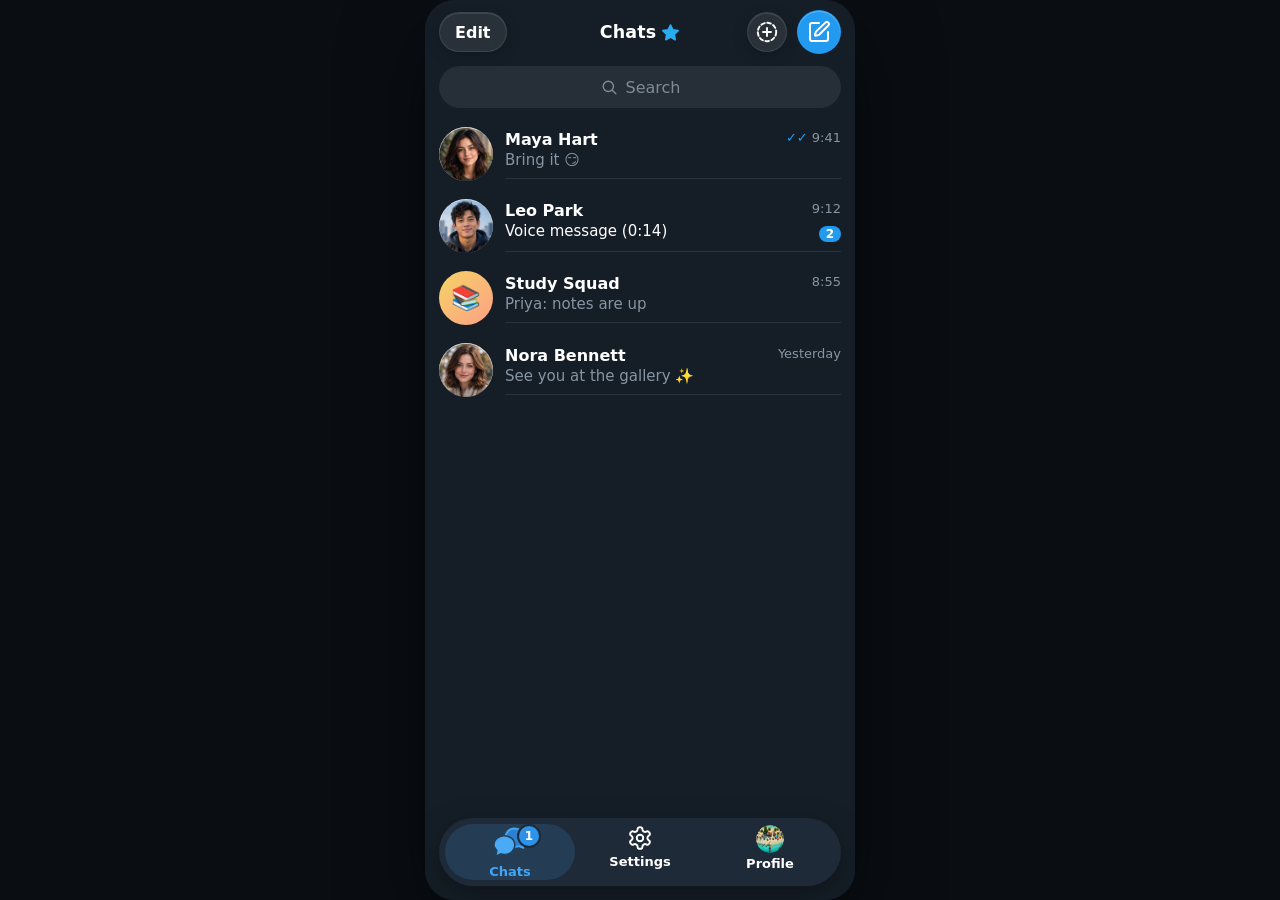
<file: index.html>
<!doctype html>
<html lang="en">
  <head>
    <meta charset="utf-8" />
    <meta name="viewport" content="width=device-width, initial-scale=1, viewport-fit=cover" />
    <meta name="color-scheme" content="light dark" />
    <meta name="theme-color" id="tc" content="#ffffff" />
    <title>Telegram Together — Concept</title>
    <link rel="stylesheet" href="css/styles.css" />
  </head>
  <body>
    <div id="app">
      <div id="ntf"></div>
      <div class="pg t" id="home">
        <div class="top hd">
          <button class="cbtn" id="thm" aria-label="Theme" hidden></button
          ><button class="hb hedit" id="edt">Edit</button
          ><span class="hti"
            >Chats<svg class="hst" width="19" height="19" viewBox="0 0 24 24" aria-hidden="true">
              <path
                d="M12 2.6l2.9 6.1 6.7.9-4.9 4.7 1.2 6.7L12 17.7l-5.9 3.3 1.2-6.7-4.9-4.7 6.7-.9z"
                fill="#2aabee"
                stroke="#2aabee"
                stroke-width="2.2"
                stroke-linejoin="round"
              /></svg></span
          ><span class="hrt"
            ><button class="hb hcirc" id="sty" aria-label="Add story">
              <svg
                width="24"
                height="24"
                viewBox="0 0 24 24"
                fill="none"
                stroke="currentColor"
                stroke-width="1.9"
                stroke-linecap="round"
                aria-hidden="true"
              >
                <circle cx="12" cy="12" r="9.2" stroke-dasharray="3.6 2.6" />
                <path d="M12 8v8M8 12h8" />
              </svg></button
            ><button class="hb hcirc hnew" aria-label="New message">
              <svg
                width="24"
                height="24"
                viewBox="0 0 24 24"
                fill="none"
                stroke="currentColor"
                stroke-width="2"
                stroke-linecap="round"
                stroke-linejoin="round"
                aria-hidden="true"
              >
                <path d="M12 3H5a2 2 0 0 0-2 2v14a2 2 0 0 0 2 2h14a2 2 0 0 0 2-2v-7" />
                <path
                  d="M18.4 2.6a1.9 1.9 0 0 1 2.9 2.9l-9 9a2 2 0 0 1-.9.5l-2.9.8a.5.5 0 0 1-.6-.6l.8-2.9a2 2 0 0 1 .5-.9z"
                />
              </svg></button
          ></span>
        </div>
        <div class="srch">
          <svg
            width="19"
            height="19"
            viewBox="0 0 24 24"
            fill="none"
            stroke="currentColor"
            stroke-width="1.8"
            stroke-linecap="round"
            aria-hidden="true"
          >
            <circle cx="10.5" cy="10.5" r="6.5" />
            <path d="m20 20-4.2-4.2" /></svg
          >Search
        </div>
        <div id="list"></div>
      </div>
      <div class="pg t" id="settings" hidden>
        <div class="top">
          <span style="width: 60px"></span><span>Settings</span><span style="width: 60px"></span>
        </div>
        <div class="body2">
          <div class="card2">
            <div class="lbl">Appearance</div>
            <div class="seg" id="seg">
              <button data-v="system" class="on">System</button><button data-v="light">Light</button
              ><button data-v="dark">Dark</button>
            </div>
          </div>
          <div class="card2">
            <div class="rw">
              <div>Activity invitations<small>Show the friend's notification banner</small></div>
              <button class="sw on" id="swn" aria-label="Invitations"></button>
            </div>
          </div>
          <div class="card2">
            <div class="rw">
              <div>Reset XP and stats<small>Start fresh for a new demo</small></div>
              <button class="pill" id="rst">Reset</button>
            </div>
          </div>
          <div class="card2 note">
            <b>About this prototype</b><br />Telegram Together is an unofficial concept. Maya, Leo and Nora
            are fictional, opponents are simulated, and nothing here is connected to Telegram.
          </div>
        </div>
      </div>
      <div class="pg t" id="profile" hidden>
        <div class="ptop">
          <button class="ib" aria-label="QR code">
            <svg
              width="24"
              height="24"
              viewBox="0 0 24 24"
              fill="none"
              stroke="currentColor"
              stroke-width="2"
              stroke-linecap="round"
              stroke-linejoin="round"
            >
              <rect x="3" y="3" width="7" height="7" rx="1.5" />
              <rect x="14" y="3" width="7" height="7" rx="1.5" />
              <rect x="3" y="14" width="7" height="7" rx="1.5" />
              <path d="M14 14h3v3h-3zM19 14h2M14 19h2M19 19h2v2" />
            </svg></button
          ><button class="ib" aria-label="More">
            <svg
              width="22"
              height="22"
              viewBox="0 0 24 24"
              fill="currentColor"
              stroke="currentColor"
              stroke-width="2"
              stroke-linecap="round"
              stroke-linejoin="round"
            >
              <circle cx="12" cy="5" r="1.6" />
              <circle cx="12" cy="12" r="1.6" />
              <circle cx="12" cy="19" r="1.6" />
            </svg>
          </button>
        </div>
        <div class="pbody">
          <div id="pav" hidden></div>
          <img class="pavt" src="assets/avatars/me.jpg" alt="Profile photo" />
          <div class="pname">🌊</div>
          <div class="pstat"><span class="pbx">2</span><span>online</span></div>
          <div class="card2 pc">
            <div><b>🌊🐾🕳️</b><small>Bio</small></div>
            <div><b>@headsea</b><small>Username</small></div>
          </div>
          <div class="ptabs">
            <button class="on">Posts</button><button>Archived Posts</button><button>Gifts</button>
          </div>
          <div class="pempty">
            <h3>No posts yet…</h3>
            <p>Publish photos and videos to display on your profile page</p>
          </div>
        </div>
        <button class="addp">
          <svg
            width="26"
            height="26"
            viewBox="0 0 24 24"
            fill="none"
            stroke="currentColor"
            stroke-width="2"
            stroke-linecap="round"
            stroke-linejoin="round"
          >
            <path d="M4 8h3l1.5-2h7L17 8h3a1 1 0 0 1 1 1v9a1 1 0 0 1-1 1H4a1 1 0 0 1-1-1V9a1 1 0 0 1 1-1z" />
            <circle cx="12" cy="13" r="3.5" /></svg
          >Add a post
        </button>
      </div>
      <nav id="tabs">
        <button data-t="home" class="on">
          <svg width="30" height="30" viewBox="0 0 32 32" aria-hidden="true" class="nbub">
            <path
              d="M20 3.2c5 0 8.800 3.300 8.800 7.900 0 1.900-.7 3.600-1.800 5l.9 4.200-3.900-1.500c-1 .3-2.100.5-3.200.5-5 0-8.800-3.400-8.800-8S15 3.200 20 3.200z"
              fill="#2d7fd1"
            />
            <path
              d="M11 9.5c5.3 0 9.3 3.6 9.3 8.3S16.3 26.100 11 26.100c-1.200 0-2.300-.2-3.300-.5l-4.400 2 1.100-4.800C2.900 21.200 1.700 19.600 1.700 17.800 1.700 13.100 5.700 9.500 11 9.500z"
              fill="#4aaaf6"
              stroke="#244058"
              stroke-width="1.3"
            /></svg
          ><span class="bdg">1</span>Chats</button
        ><button data-t="settings">
          <svg
            width="28"
            height="28"
            viewBox="0 0 24 24"
            fill="none"
            stroke="currentColor"
            stroke-width="1.9"
            stroke-linecap="round"
            stroke-linejoin="round"
            aria-hidden="true"
          >
            <path
              d="M12.22 2h-.44a2 2 0 0 0-2 2v.18a2 2 0 0 1-1 1.73l-.43.25a2 2 0 0 1-2 0l-.15-.08a2 2 0 0 0-2.73.73l-.22.38a2 2 0 0 0 .73 2.73l.15.1a2 2 0 0 1 1 1.72v.51a2 2 0 0 1-1 1.74l-.15.09a2 2 0 0 0-.73 2.73l.22.38a2 2 0 0 0 2.73.73l.15-.08a2 2 0 0 1 2 0l.43.25a2 2 0 0 1 1 1.73V20a2 2 0 0 0 2 2h.44a2 2 0 0 0 2-2v-.18a2 2 0 0 1 1-1.73l.43-.25a2 2 0 0 1 2 0l.15.08a2 2 0 0 0 2.73-.73l.22-.39a2 2 0 0 0-.73-2.73l-.15-.08a2 2 0 0 1-1-1.74v-.5a2 2 0 0 1 1-1.74l.15-.09a2 2 0 0 0 .73-2.73l-.22-.38a2 2 0 0 0-2.73-.73l-.15.08a2 2 0 0 1-2 0l-.43-.25a2 2 0 0 1-1-1.73V4a2 2 0 0 0-2-2z"
            />
            <circle cx="12" cy="12" r="3" /></svg
          >Settings</button
        ><button data-t="profile"><img class="tav" src="assets/avatars/me.jpg" alt="" />Profile</button>
      </nav>
      <div class="pg" id="chat" hidden>
        <header>
          <button class="bk" id="back" aria-label="Back">
            <svg
              width="24"
              height="24"
              viewBox="0 0 24 24"
              fill="none"
              stroke="currentColor"
              stroke-width="2"
              stroke-linecap="round"
              stroke-linejoin="round"
              stroke-width="2.4"
            >
              <path d="M15 5l-7 7 7 7" />
            </svg>
          </button>
          <div class="hc">
            <div class="av" id="hav"></div>
            <div class="hn">Maya Hart<small id="stt">online</small></div>
          </div>
          <div class="hr">
            <button class="ib" aria-label="Call">
              <svg
                width="22"
                height="22"
                viewBox="0 0 24 24"
                fill="none"
                stroke="currentColor"
                stroke-width="2"
                stroke-linecap="round"
                stroke-linejoin="round"
              >
                <path
                  d="M5 4h4l2 5-2.5 1.5a11 11 0 0 0 5 5L15 13l5 2v4a2 2 0 0 1-2 2A16 16 0 0 1 3 6a2 2 0 0 1 2-2z"
                />
              </svg></button
            ><button class="ib" aria-label="More">
              <svg
                width="22"
                height="22"
                viewBox="0 0 24 24"
                fill="currentColor"
                stroke="currentColor"
                stroke-width="2"
                stroke-linecap="round"
                stroke-linejoin="round"
              >
                <circle cx="12" cy="5" r="1.6" />
                <circle cx="12" cy="12" r="1.6" />
                <circle cx="12" cy="19" r="1.6" />
              </svg>
            </button>
          </div>
        </header>
        <div id="dock" hidden></div>
        <div id="msgs"></div>
        <div class="bar">
          <div class="pillin">
            <svg
              width="26"
              height="26"
              viewBox="0 0 24 24"
              fill="none"
              stroke="currentColor"
              stroke-width="2"
              stroke-linecap="round"
              stroke-linejoin="round"
            >
              <circle cx="12" cy="12" r="9" />
              <path d="M8.5 14.5c1 1.5 2.2 2.2 3.5 2.2s2.5-.7 3.5-2.2M9 9.5h.01M15 9.5h.01" /></svg
            ><input id="in" placeholder="Message" enterkeyhint="send" /><button
              class="ib tg"
              id="tog"
              aria-label="Together"
            >
              ✦</button
            ><button class="ib" aria-label="Gift">
              <svg
                width="24"
                height="24"
                viewBox="0 0 24 24"
                fill="none"
                stroke="currentColor"
                stroke-width="2"
                stroke-linecap="round"
                stroke-linejoin="round"
              >
                <rect x="3" y="8" width="18" height="4" rx="1" />
                <path
                  d="M5 12v8h14v-8M12 8v12M12 8C9.5 8 8 6.8 8 5.6 8 4.4 9 4 10 4c1.4 0 2 1.8 2 4zM12 8c2.5 0 4-1.2 4-2.4C16 4.4 15 4 14 4c-1.4 0-2 1.8-2 4z"
                />
              </svg></button
            ><button class="ib" aria-label="Attach">
              <svg
                width="24"
                height="24"
                viewBox="0 0 24 24"
                fill="none"
                stroke="currentColor"
                stroke-width="2"
                stroke-linecap="round"
                stroke-linejoin="round"
              >
                <path
                  d="M20 11.5l-8 8a5 5 0 0 1-7-7l8.5-8.5a3.3 3.3 0 0 1 4.7 4.7l-8.5 8.5a1.7 1.7 0 0 1-2.4-2.4l7.5-7.5"
                />
              </svg></button
            ><button class="ib" id="snd" aria-label="Send">
              <svg width="26" height="26" viewBox="0 0 24 24" class="smc">
                <rect x="9" y="2.5" width="6" height="11.5" rx="3" stroke="none" />
                <path
                  d="M5.5 11a6.5 6.5 0 0 0 13 0M12 17.5V21"
                  fill="none"
                  stroke-width="2"
                  stroke-linecap="round"
                /></svg
              ><svg
                width="24"
                height="24"
                viewBox="0 0 24 24"
                fill="currentColor"
                stroke="currentColor"
                stroke-width="2"
                stroke-linecap="round"
                stroke-linejoin="round"
                class="sar"
              >
                <path d="M4 12L20 4l-5 16-3.5-6.5z" />
              </svg>
            </button>
          </div>
        </div>
      </div>
      <div id="sh" hidden><div id="sc"></div></div>
      <script src="js/app.js"></script>
    </div>
  </body>
</html>
</file>
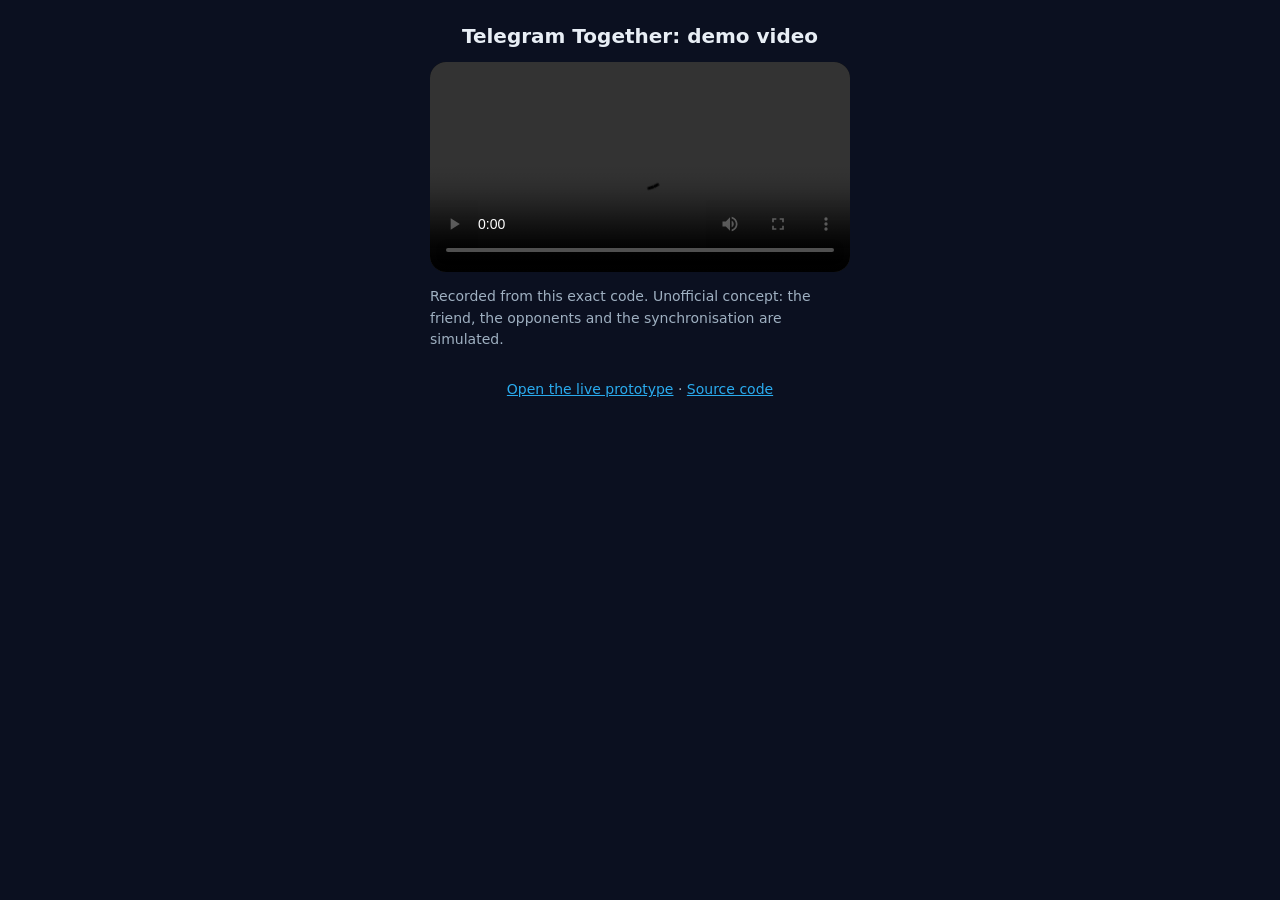
<file: demo.html>
<!DOCTYPE html>
<html lang="en">
<head>
<meta charset="utf-8">
<meta name="viewport" content="width=device-width, initial-scale=1">
<title>Telegram Together: demo video</title>
<style>
  body { margin: 0; padding: 16px; background: #0b1020; color: #e8eef5; font-family: system-ui, sans-serif; display: flex; flex-direction: column; align-items: center; }
  h1 { font-size: 20px; margin: 8px 0 14px; }
  video { width: min(100%, 420px); max-height: 82vh; border-radius: 16px; background: #000; }
  p { max-width: 420px; color: #9fb0c1; font-size: 14px; line-height: 1.55; }
  a { color: #2aabee; }
</style>
</head>
<body>
<h1>Telegram Together: demo video</h1>
<video controls playsinline preload="metadata" src="Telegram-Together-Demo.mp4">
  Your browser cannot play this video. <a href="Telegram-Together-Demo.mp4">Download it</a>.
</video>
<p>Recorded from this exact code. Unofficial concept: the friend, the opponents and the synchronisation are simulated.</p>
<p><a href="./">Open the live prototype</a> · <a href="https://github.com/h1ey/telegram-together">Source code</a></p>
</body>
</html>
</file>
<file: css/styles.css>
:root {
  --bg: #fff;
  --sf: #f1f3f5;
  --tx: #0f1419;
  --mu: #7a8794;
  --ac: #2aabee;
  --ln: #e6e9ec;
  --in: #fff;
  --out: #effdde;
  --w1: #cfe7a8;
  --w2: #7fbf95;
  --w3: #5fa8a8;
  --dk: #0e1621;
  --dk2: #17212b;
  --gr: linear-gradient(135deg, #7b61ff, #2aabee);
  box-sizing: border-box;
}
@media (prefers-color-scheme: dark) {
  :root:not([data-theme="light"]) {
    --bg: #0e1621;
    --sf: #17212b;
    --tx: #fff;
    --mu: #8b9bab;
    --ln: #233140;
    --in: #182533;
    --out: #2b5278;
    --w1: #1d3b34;
    --w2: #17303a;
    --w3: #0f2430;
  }
}
:root[data-theme="dark"] {
  --bg: #0e1621;
  --sf: #17212b;
  --tx: #fff;
  --mu: #8b9bab;
  --ln: #233140;
  --in: #182533;
  --out: #2b5278;
  --w1: #1d3b34;
  --w2: #17303a;
  --w3: #0f2430;
}
* {
  box-sizing: border-box;
  -webkit-tap-highlight-color: transparent;
}
html,
body {
  margin: 0;
  height: 100%;
  background: var(--bg);
  color: var(--tx);
  font-family:
    -apple-system,
    "SF Pro Text",
    system-ui,
    Segoe UI,
    Roboto,
    sans-serif;
  overflow: hidden;
}
button {
  font: inherit;
  color: inherit;
  cursor: pointer;
  transition: transform 0.12s;
}
button:active {
  transform: scale(0.96);
}
.pg {
  position: fixed;
  inset: 0;
  display: flex;
  flex-direction: column;
  background: var(--bg);
  padding-top: env(safe-area-inset-top, 0px);
  padding-bottom: env(safe-area-inset-bottom, 0px);
}
.pg[hidden] {
  display: none;
}
.top {
  display: flex;
  align-items: center;
  justify-content: space-between;
  padding: 8px 14px;
  font-weight: 700;
  font-size: 17px;
}
.pill {
  border: 0;
  border-radius: 18px;
  background: var(--sf);
  padding: 0 14px;
  height: 36px;
  font-size: 15px;
  font-weight: 500;
}
.cbtn {
  width: 38px;
  height: 38px;
  border-radius: 50%;
  border: 0;
  background: var(--ac);
  color: #fff;
  font-size: 18px;
}
.srch {
  margin: 4px 14px 8px;
  height: 38px;
  border-radius: 12px;
  background: var(--sf);
  display: flex;
  align-items: center;
  justify-content: center;
  color: var(--mu);
  font-size: 15px;
}
#list {
  flex: 1;
  overflow: auto;
}
.row {
  display: flex;
  gap: 12px;
  align-items: center;
  padding: 9px 14px;
  border: 0;
  background: none;
  width: 100%;
  text-align: start;
}
.row .t {
  flex: 1;
  min-width: 0;
  border-bottom: 1px solid var(--ln);
  padding-bottom: 9px;
}
.row b {
  display: flex;
  justify-content: space-between;
  font-size: 16px;
}
.row b i {
  font-style: normal;
  font-weight: 400;
  font-size: 13px;
  color: var(--mu);
}
.row p {
  margin: 2px 0 0;
  color: var(--mu);
  font-size: 15px;
  white-space: nowrap;
  overflow: hidden;
  text-overflow: ellipsis;
}
.av {
  width: 54px;
  height: 54px;
  border-radius: 50%;
  overflow: hidden;
  flex: none;
  display: grid;
  place-items: center;
  font-size: 24px;
}
.av svg {
  display: block;
  width: 100%;
  height: 100%;
}
.badge {
  background: #c4c9cc;
  color: #fff;
  border-radius: 11px;
  font-size: 12px;
  padding: 1px 7px;
  margin-top: 4px;
  display: inline-block;
}
.tabs {
  display: flex;
  border-top: 1px solid var(--ln);
  background: var(--bg);
}
.tabs div {
  flex: 1;
  text-align: center;
  padding: 7px 0;
  font-size: 11px;
  color: var(--mu);
}
.tabs div.on {
  color: var(--ac);
}
.tabs span {
  display: block;
  font-size: 20px;
}
#chat header {
  display: flex;
  align-items: center;
  gap: 10px;
  padding: 8px 12px;
  background: var(--bg);
  border-bottom: 1px solid var(--ln);
}
#chat header .av {
  width: 38px;
  height: 38px;
}
.hn {
  flex: 1;
  font-weight: 600;
  line-height: 1.2;
}
.hn small {
  display: block;
  color: var(--ac);
  font-weight: 400;
  font-size: 12px;
}
.bk {
  border: 0;
  background: none;
  color: var(--ac);
  font-size: 26px;
  width: 40px;
  height: 40px;
}
.tag {
  background: #ffe9b8;
  color: #7a5200;
  border-radius: 8px;
  padding: 2px 8px;
  font-size: 11px;
  font-weight: 700;
}
#dock {
  background: linear-gradient(180deg, var(--dk), #141d2b);
  color: #fff;
  padding: 8px 10px 12px;
  animation: dn 0.35s ease;
}
#dock[hidden] {
  display: none;
}
@keyframes dn {
  from {
    transform: translateY(-14px);
    opacity: 0;
  }
}
.dh {
  display: flex;
  align-items: center;
  gap: 8px;
  margin-bottom: 6px;
}
.dh b {
  flex: 1;
  font-size: 15px;
}
.dh button {
  width: 34px;
  height: 34px;
  border-radius: 50%;
  border: 0;
  background: #243447;
  color: #fff;
}
#dock.mini .db {
  display: none;
}
#st {
  font-size: 13px;
  color: #9fb0c1;
  text-align: center;
  margin: 2px 0 6px;
  min-height: 18px;
}
.persp {
  perspective: 800px;
  display: flex;
  justify-content: center;
}
#bd {
  width: min(88vw, 320px);
  aspect-ratio: 1;
  display: grid;
  grid-template-columns: repeat(8, 1fr);
  transform: rotateX(16deg);
  border: 6px solid #5a3d24;
  border-radius: 6px;
  box-shadow: 0 22px 28px -10px #000;
}
.sq {
  border: 0;
  padding: 0;
  display: grid;
  place-items: center;
  font-size: clamp(22px, 7vw, 32px);
  position: relative;
  line-height: 1;
  background: #e8d9b5;
}
.sq.d {
  background: #a87b52;
}
.sq.s {
  background: #f7ec6a;
}
.sq.t::after {
  content: "";
  position: absolute;
  width: 30%;
  height: 30%;
  border-radius: 50%;
  background: rgba(40, 120, 60, 0.65);
}
.pw {
  color: #fff;
  text-shadow:
    0 0 2px #000,
    1px 1px 1px #000,
    -1px -1px 1px #000;
}
.pb {
  color: #111;
  text-shadow: 0 1px 0 rgba(255, 255, 255, 0.3);
}
.xw {
  perspective: 600px;
}
#xo {
  width: min(68vw, 240px);
  aspect-ratio: 1;
  display: grid;
  grid-template-columns: repeat(3, 1fr);
  gap: 6px;
  margin: 0 auto;
  transform: rotateX(18deg);
}
#xo button {
  border: 0;
  border-radius: 12px;
  background: #243447;
  font-size: 42px;
  font-weight: 700;
  color: #5eb5f7;
}
#xo button.o {
  color: #ff6b81;
}
.bgb {
  width: min(94vw, 352px);
  margin: 0 auto;
  background: #3b2a1a;
  border: 5px solid #5a3d24;
  border-radius: 8px;
  padding: 3px;
}
.br {
  display: grid;
  grid-template-columns: repeat(6, 1fr) 0.6fr repeat(6, 1fr);
  height: 104px;
}
.br + .br {
  margin-top: 4px;
}
.pt {
  position: relative;
  display: flex;
  flex-direction: column;
  align-items: center;
  padding: 1px 0;
  border: 0;
  background: none;
  min-width: 0;
}
.pt::before {
  content: "";
  position: absolute;
  inset: 0;
  z-index: 0;
  background: #b9894f;
  clip-path: polygon(0 0, 100% 0, 50% 100%);
}
.pt.a::before {
  background: #e6d2a2;
}
.br.b .pt {
  flex-direction: column-reverse;
}
.br.b .pt::before {
  clip-path: polygon(0 100%, 100% 100%, 50% 0);
}
.pt.s::before {
  background: #f7ec6a;
}
.pt.t::before {
  background: #6fd37f;
}
.ck {
  position: relative;
  z-index: 1;
  width: min(7vw, 23px);
  aspect-ratio: 1;
  border-radius: 50%;
  margin: 0.5px 0;
  font-size: 10px;
  display: grid;
  place-items: center;
}
.ck.w {
  background: #fff;
  border: 2px solid #cfcfcf;
  color: #333;
}
.ck.k {
  background: #1c1c24;
  border: 2px solid #ff6b81;
  color: #fff;
}
.bar0::before {
  display: none;
}
.bar0 {
  background: #2a1c10;
  display: flex;
  flex-direction: column;
  align-items: center;
  justify-content: center;
  border: 0;
}
.br.b .bar0 {
  flex-direction: column-reverse;
}
.dice {
  display: flex;
  gap: 8px;
  justify-content: center;
  margin-top: 8px;
  align-items: center;
}
.dc {
  width: 34px;
  height: 34px;
  border-radius: 8px;
  background: #fff;
  color: #111;
  display: grid;
  place-items: center;
  font-weight: 800;
  font-size: 18px;
}
.ctl {
  display: flex;
  gap: 8px;
  margin-top: 8px;
}
.ctl button {
  flex: 1;
  min-height: 44px;
  border-radius: 12px;
  border: 0;
  background: var(--gr);
  color: #fff;
  font-weight: 700;
}
.ctl button[disabled] {
  background: #243447;
  opacity: 0.55;
}
.scr {
  position: relative;
  border-radius: 12px;
  overflow: hidden;
  background: #000;
}
.scr canvas {
  display: block;
  width: 100%;
  aspect-ratio: 16/9;
}
.pl {
  display: flex;
  align-items: center;
  gap: 8px;
  font-size: 12px;
  margin-top: 6px;
}
.pg2 {
  flex: 1;
  height: 4px;
  background: #2b3a4b;
  border-radius: 2px;
}
.pg2 i {
  display: block;
  height: 100%;
  width: 0;
  background: #ff4b4b;
  border-radius: 2px;
}
.fl {
  position: absolute;
  bottom: 20px;
  font-size: 26px;
  animation: up 1.6s forwards;
  pointer-events: none;
}
@keyframes up {
  to {
    transform: translateY(-110px);
    opacity: 0;
  }
}
#msgs {
  flex: 1;
  overflow: auto;
  padding: 10px 10px 6px;
  display: flex;
  flex-direction: column;
  gap: 5px;
  min-height: 0;
  background:
    radial-gradient(rgba(255, 255, 255, 0.12) 1.5px, transparent 2px) 0 0/24px 24px,
    linear-gradient(165deg, var(--w1), var(--w2) 55%, var(--w3));
}
.m {
  max-width: 80%;
  padding: 7px 11px 6px;
  border-radius: 16px 16px 16px 4px;
  background: var(--in);
  align-self: flex-start;
  line-height: 1.4;
  font-size: 16px;
  animation: pop 0.2s ease;
}
.m.me {
  background: var(--out);
  border-radius: 16px 16px 4px 16px;
  align-self: flex-end;
}
.m i {
  font-size: 11px;
  color: var(--mu);
  margin-inline-start: 8px;
  font-style: normal;
}
.m.sys {
  align-self: center;
  background: rgba(0, 0, 0, 0.28);
  color: #fff;
  font-size: 12px;
  border-radius: 12px;
  padding: 3px 10px;
  text-align: center;
}
.m.card {
  background: var(--in);
  border: 1px solid var(--ln);
  min-width: 62%;
}
.m.card b {
  display: block;
}
@keyframes pop {
  from {
    transform: scale(0.94);
    opacity: 0;
  }
}
.bar {
  display: flex;
  align-items: center;
  gap: 8px;
  padding: 8px;
  background: var(--bg);
  border-top: 1px solid var(--ln);
}
.bar input {
  flex: 1;
  min-height: 40px;
  border-radius: 20px;
  border: 1px solid var(--ln);
  padding: 0 14px;
  background: var(--bg);
  color: var(--tx);
  font-size: 16px;
}
.ib {
  width: 40px;
  height: 40px;
  border-radius: 50%;
  border: 0;
  background: none;
  font-size: 22px;
  color: var(--mu);
}
.tg {
  background: var(--gr);
  color: #fff;
  font-size: 18px;
  box-shadow: 0 0 0 3px rgba(123, 97, 255, 0.25);
}
#ntf {
  position: fixed;
  left: 10px;
  right: 10px;
  top: calc(8px + env(safe-area-inset-top, 0px));
  z-index: 30;
  background: rgba(30, 30, 36, 0.94);
  color: #fff;
  border-radius: 18px;
  padding: 10px 12px;
  transform: translateY(-140%);
  transition: transform 0.4s;
  display: flex;
  gap: 10px;
  align-items: center;
}
#ntf.on {
  transform: none;
}
#ntf small {
  display: block;
  color: #aab;
  font-size: 11px;
}
#ntf p {
  margin: 2px 0 0;
  font-size: 14px;
}
#ntf button {
  border: 0;
  border-radius: 14px;
  background: var(--ac);
  color: #fff;
  font-weight: 700;
  padding: 8px 14px;
  transition: 0.2s;
}
#ntf button.pr {
  background: #34c759;
  transform: scale(0.92);
}
#sh {
  position: fixed;
  inset: 0;
  background: rgba(0, 0, 0, 0.5);
  display: flex;
  align-items: flex-end;
  z-index: 20;
  transition: opacity 0.25s;
}
#sh[hidden] {
  display: none;
}
#sc {
  width: 100%;
  max-height: 84%;
  overflow: auto;
  background: var(--bg);
  border-radius: 22px 22px 0 0;
  padding: 14px 16px calc(16px + env(safe-area-inset-bottom, 0px));
  animation: up2 0.3s ease;
}
@keyframes up2 {
  from {
    transform: translateY(40px);
    opacity: 0;
  }
}
#sc h2 {
  margin: 0 0 12px;
  font-size: 19px;
  display: flex;
  align-items: center;
  gap: 6px;
}
#sc h2 span {
  flex: 1;
}
#sc h2 button {
  border: 0;
  background: var(--sf);
  border-radius: 50%;
  width: 34px;
  height: 34px;
}
.big {
  display: flex;
  align-items: center;
  gap: 14px;
  width: 100%;
  min-height: 72px;
  border: 0;
  border-radius: 18px;
  padding: 12px 16px;
  margin-bottom: 10px;
  font-size: 17px;
  font-weight: 700;
  text-align: start;
  color: #fff;
}
.big em {
  font-size: 34px;
  font-style: normal;
}
.big small {
  display: block;
  font-weight: 400;
  font-size: 12px;
  opacity: 0.85;
}
.big.g1 {
  background: linear-gradient(135deg, #7b61ff, #2aabee);
}
.big.g2 {
  background: linear-gradient(135deg, #ff4b6e, #7b61ff);
}
.big.nb {
  background: var(--sf);
  color: var(--tx);
}
.big.dash {
  background: none;
  border: 2px dashed var(--ac);
  color: var(--ac);
}
.big[disabled] {
  opacity: 0.55;
}
#q {
  width: 100%;
  min-height: 44px;
  border-radius: 12px;
  border: 0;
  background: var(--sf);
  color: var(--tx);
  padding: 0 14px;
  font-size: 16px;
  margin-bottom: 12px;
}
.gr {
  display: grid;
  grid-template-columns: repeat(3, 1fr);
  gap: 10px;
}
.mv {
  border: 0;
  background: none;
  text-align: start;
  padding: 0;
  color: var(--tx);
}
.mv svg {
  width: 100%;
  border-radius: 12px;
  display: block;
}
.mv b {
  display: block;
  font-size: 13px;
  margin-top: 4px;
}
.mv small {
  color: var(--mu);
  font-size: 11px;
}
pre {
  background: var(--sf);
  border-radius: 12px;
  padding: 10px;
  font-size: 11px;
  overflow: auto;
  direction: ltr;
}
.sq svg {
  width: 80%;
  height: 80%;
  display: block;
}
.pw svg {
  fill: #fff;
  stroke: #1b1b1b;
  stroke-width: 1.3;
  filter: drop-shadow(0 2px 1px rgba(0, 0, 0, 0.45));
}
.pb svg {
  fill: #23232d;
  stroke: #e6e6e6;
  stroke-width: 1.1;
  filter: drop-shadow(0 2px 1px rgba(0, 0, 0, 0.45));
}
.qq {
  font-size: 16px;
  font-weight: 700;
  margin: 6px 0 10px;
  text-align: center;
  line-height: 1.35;
}
.qo {
  display: block;
  width: 100%;
  min-height: 46px;
  margin-bottom: 8px;
  border-radius: 12px;
  border: 0;
  background: #243447;
  color: #fff;
  font-size: 15px;
  text-align: start;
  padding: 0 14px;
}
.qo.ok {
  background: #1f8a4c;
}
.qo.no {
  background: #a32b3b;
}
.qbar {
  height: 4px;
  background: #2b3a4b;
  border-radius: 2px;
  overflow: hidden;
  margin-bottom: 6px;
}
.qbar i {
  display: block;
  height: 100%;
  background: var(--gr);
  width: 100%;
}
.cf {
  position: fixed;
  top: -30px;
  font-size: 24px;
  z-index: 40;
  pointer-events: none;
  animation: fall 2.6s linear forwards;
}
@keyframes fall {
  to {
    transform: translateY(110vh) rotate(400deg);
  }
}

#dock {
  position: relative;
}
.ovl {
  position: absolute;
  left: 0;
  right: 0;
  top: 46px;
  bottom: 0;
  background: rgba(8, 12, 20, 0.86);
  display: flex;
  flex-direction: column;
  align-items: center;
  justify-content: center;
  gap: 10px;
  z-index: 3;
  animation: pop 0.3s;
  border-radius: 12px;
}
.ovl[hidden] {
  display: none;
}
.gr.one {
  grid-template-columns: 1fr;
}
.mc.wc {
  aspect-ratio: 16/10;
}
.rb {
  border: 0;
  border-radius: 12px;
  background: var(--gr);
  color: #fff;
  font-weight: 700;
  padding: 12px 28px;
  margin-top: 6px;
  min-height: 44px;
}
.xp {
  display: flex;
  gap: 8px;
  margin-bottom: 6px;
}
.pl1 {
  flex: 1;
  text-align: center;
  padding: 7px;
  border-radius: 10px;
  background: #1b2838;
  color: #9fb0c1;
  font-size: 13px;
  font-weight: 600;
  border: 1.5px solid transparent;
  transition: 0.2s;
}
.pl1.on {
  border-color: #5eb5f7;
  color: #fff;
  background: #223548;
  box-shadow: 0 0 12px rgba(94, 181, 247, 0.35);
}
.sq {
  background: #f0d9b5;
}
.sq.d {
  background: #b58863;
}
.sq.lm {
  box-shadow: inset 0 0 0 100px rgba(255, 235, 59, 0.32);
}
.sq.kc {
  background: radial-gradient(circle, #ff4b4b 0, rgba(255, 75, 75, 0.4) 60%, transparent 72%), #f0d9b5;
}
.pw svg {
  fill: url(#gW);
}
.pb svg {
  fill: url(#gB);
}
#xo {
  width: min(70vw, 240px);
  aspect-ratio: 1;
  display: grid;
  grid-template-columns: repeat(3, 1fr);
  gap: 8px;
  margin: 0 auto;
  padding: 10px;
  border-radius: 18px;
  background: linear-gradient(145deg, #1d2c40, #142030);
  box-shadow:
    inset 0 2px 10px rgba(0, 0, 0, 0.5),
    0 10px 22px -6px #000;
}
#xo button {
  border: 0;
  border-radius: 12px;
  background: #1b2a3d;
  display: grid;
  place-items: center;
  padding: 0;
  transition: 0.2s;
}
#xo button.w {
  background: #2a4a66;
  box-shadow: 0 0 16px rgba(94, 181, 247, 0.6);
}
.mk {
  width: 70%;
  height: 70%;
  fill: none;
  stroke-width: 4.5;
  stroke-linecap: round;
}
.mk.x {
  stroke: #5eb5f7;
}
.mk.o {
  stroke: #ff6b81;
}
.mk path,
.mk circle {
  stroke-dasharray: 90;
  stroke-dashoffset: 90;
  animation: dr 0.4s ease forwards;
}
@keyframes dr {
  to {
    stroke-dashoffset: 0;
  }
}
.bgb {
  background: linear-gradient(160deg, #6b4a2b, #4a301a);
  border: 6px solid #3a2414;
  box-shadow:
    0 14px 24px -8px #000,
    inset 0 0 0 2px #8a6a44;
}
.br {
  background: #1f5a3d;
  border-radius: 4px;
  box-shadow: inset 0 0 12px rgba(0, 0, 0, 0.5);
}
.pt::before {
  background: #c9a56a;
}
.pt.a::before {
  background: #7c2a2a;
}
.bar0 {
  background: linear-gradient(90deg, #3a2414, #5a3d24, #3a2414);
}
.ck.w {
  background: radial-gradient(circle at 35% 30%, #fff, #d9d3c3 70%);
  border: 2px solid #b8b0a0;
  box-shadow: 0 2px 3px rgba(0, 0, 0, 0.5);
}
.ck.k {
  background: radial-gradient(circle at 35% 30%, #e8606a, #8f1f2a 75%);
  border: 2px solid #5e0f18;
  box-shadow: 0 2px 3px rgba(0, 0, 0, 0.5);
}
.dc {
  display: grid;
  grid-template: repeat(3, 1fr) / repeat(3, 1fr);
  padding: 4px;
  box-shadow: 0 3px 6px rgba(0, 0, 0, 0.4);
}
.dc i {
  border-radius: 50%;
  margin: 2px;
}
.dc i.on {
  background: #111;
}
.gr {
  grid-template-columns: repeat(2, 1fr);
  gap: 14px;
}
.mi b {
  display: block;
  font-size: 14px;
  margin-top: 6px;
}
.mi small {
  color: var(--mu);
  font-size: 12px;
}
.sh {
  font-weight: 800;
  margin: 8px 0 10px;
  font-size: 15px;
  color: var(--ac);
}
.mc {
  position: relative;
  display: block;
  width: 100%;
  aspect-ratio: 9/16;
  border: 0;
  padding: 0;
  border-radius: 14px;
  overflow: hidden;
  background: #000;
  box-shadow: 0 6px 16px rgba(0, 0, 0, 0.35);
}
.mc .mb,
.scr2 .mb {
  position: absolute;
  inset: -12px;
  background-size: cover;
  background-position: center;
  filter: blur(14px) brightness(0.55);
}
.mc img,
.scr2 img {
  position: absolute;
  inset: 0;
  width: 100%;
  height: 100%;
  object-fit: contain;
}
.scr2 {
  position: relative;
  height: 30vh;
  max-height: 250px;
  border-radius: 12px;
  overflow: hidden;
  background: #000;
}
.scr2 img {
  animation: kbs 14s ease-in-out infinite alternate;
}
@keyframes kbs {
  to {
    transform: scale(1.1);
  }
}
.ctl {
  display: flex;
  gap: 8px;
  margin-top: 8px;
}
.ctl button {
  flex: 1;
  min-height: 44px;
  border-radius: 12px;
  border: 0;
  background: #243447;
  color: #fff;
  font-weight: 600;
}
#intro {
  position: fixed;
  inset: 0;
  z-index: 60;
  background: #000;
  overflow: hidden;
  animation: fi 0.5s;
}
#intro.out {
  opacity: 0;
  transition: opacity 0.45s;
}
@keyframes fi {
  from {
    opacity: 0;
  }
}
#intro .ib {
  position: absolute;
  inset: -6%;
  background-size: cover;
  background-position: center;
  filter: blur(22px) brightness(0.5);
  animation: pb 5s ease-in-out forwards;
}
@keyframes pb {
  from {
    transform: scale(1.05);
  }
  to {
    transform: scale(1.25) translateX(-2%);
  }
}
#intro .ip {
  position: absolute;
  inset: 0;
  width: 100%;
  height: 100%;
  object-fit: contain;
  animation: kb 5s cubic-bezier(0.3, 0.1, 0.3, 1) forwards;
}
@keyframes kb {
  from {
    transform: scale(1) translateY(1.5%);
  }
  to {
    transform: scale(1.14) translateY(-1.5%);
  }
}
#intro .ip.wide {
  animation-name: kbw;
}
@keyframes kbw {
  from {
    transform: scale(1.1) translateX(4%);
  }
  to {
    transform: scale(1.35) translateX(-4%);
  }
}
#intro .ls {
  position: absolute;
  inset: 0;
  background: linear-gradient(105deg, transparent 40%, rgba(255, 255, 255, 0.18) 50%, transparent 60%);
  transform: translateX(-100%);
  animation: sw 3.4s 0.6s ease-in-out forwards;
}
@keyframes sw {
  to {
    transform: translateX(100%);
  }
}
#intro .vg {
  position: absolute;
  inset: 0;
  background: radial-gradient(ellipse at center, transparent 50%, rgba(0, 0, 0, 0.7));
}
#intro .lb {
  position: absolute;
  left: 0;
  right: 0;
  height: 0;
  background: #000;
  animation: lbx 1s ease forwards;
}
#intro .lb.t {
  top: 0;
}
#intro .lb.b {
  bottom: 0;
}
@keyframes lbx {
  to {
    height: 9%;
  }
}
#intro .itx {
  position: absolute;
  left: 0;
  right: 0;
  bottom: 1.2%;
  text-align: center;
  opacity: 0;
  animation: tx 1.2s 2.4s ease forwards;
  padding: 0 12px;
  color: #fff;
}
@keyframes tx {
  to {
    opacity: 1;
  }
}
#intro .itx h2 {
  margin: 0;
  font-size: 16px;
  letter-spacing: 0.08em;
}
#intro .itx span {
  font-size: 11px;
  opacity: 0.8;
}
#intro .sk {
  position: absolute;
  top: calc(14px + env(safe-area-inset-top, 0px));
  right: 14px;
  min-height: 44px;
  padding: 0 18px;
  border-radius: 22px;
  border: 0;
  background: rgba(0, 0, 0, 0.5);
  color: #fff;
  font-weight: 600;
  z-index: 2;
}
.dust span {
  position: absolute;
  bottom: -10px;
  width: 3px;
  height: 3px;
  border-radius: 50%;
  background: rgba(255, 255, 255, 0.7);
  animation: dst 5s linear infinite;
}
@keyframes dst {
  to {
    transform: translateY(-110vh) translateX(30px);
    opacity: 0;
  }
}
.pg.t {
  padding-bottom: calc(66px + env(safe-area-inset-bottom, 0px));
}
#tabs {
  position: fixed;
  left: 0;
  right: 0;
  bottom: 0;
  display: flex;
  padding: 6px 12px calc(6px + env(safe-area-inset-bottom, 0px));
  background: color-mix(in srgb, var(--bg) 90%, transparent);
  backdrop-filter: blur(14px);
  border-top: 1px solid var(--ln);
  z-index: 10;
}
#tabs[hidden] {
  display: none;
}
#tabs button {
  flex: 1;
  display: flex;
  flex-direction: column;
  align-items: center;
  gap: 2px;
  border: 0;
  background: none;
  color: var(--mu);
  font-size: 11px;
  font-weight: 600;
  min-height: 52px;
}
#tabs svg {
  width: 24px;
  height: 24px;
  fill: none;
  stroke: currentColor;
  stroke-width: 1.8;
  stroke-linecap: round;
  stroke-linejoin: round;
  padding: 4px 16px;
  box-sizing: content-box;
  border-radius: 14px;
  transition: 0.2s;
}
#tabs button.on {
  color: var(--ac);
}
#tabs button.on svg {
  background: rgba(42, 171, 238, 0.16);
}
.body2 {
  flex: 1;
  overflow: auto;
  padding: 12px 16px;
}
.card2 {
  background: var(--sf);
  border-radius: 14px;
  padding: 12px 14px;
  margin-bottom: 12px;
}
.lbl {
  font-weight: 700;
  margin-bottom: 8px;
}
.seg {
  display: flex;
  background: var(--bg);
  border-radius: 10px;
  padding: 3px;
}
.seg button {
  flex: 1;
  border: 0;
  background: none;
  border-radius: 8px;
  min-height: 40px;
  font-size: 14px;
  font-weight: 600;
  color: var(--mu);
}
.seg button.on {
  background: var(--ac);
  color: #fff;
}
.rw {
  display: flex;
  align-items: center;
  gap: 10px;
}
.rw > div {
  flex: 1;
}
.rw small {
  display: block;
  color: var(--mu);
  font-size: 12px;
}
.sw {
  width: 50px;
  height: 30px;
  border-radius: 15px;
  border: 0;
  background: #c4c9cc;
  position: relative;
}
.sw::after {
  content: "";
  position: absolute;
  top: 3px;
  left: 3px;
  width: 24px;
  height: 24px;
  border-radius: 50%;
  background: #fff;
  transition: 0.2s;
}
.sw.on {
  background: #34c759;
}
.sw.on::after {
  left: 23px;
}
.note {
  font-size: 13px;
  color: var(--mu);
  line-height: 1.5;
}
.stats {
  display: flex;
  gap: 10px;
  margin: 14px 0;
}
.stats div {
  flex: 1;
  background: var(--sf);
  border-radius: 14px;
  padding: 12px;
}
.stats b {
  display: block;
  font-size: 22px;
}
.stats small {
  color: var(--mu);
}
.lvb {
  height: 8px;
  background: var(--bg);
  border-radius: 4px;
  overflow: hidden;
  margin: 6px 0;
}
.lvb i {
  display: block;
  height: 100%;
  background: var(--gr);
  width: 0;
}
#pav .av {
  width: 100%;
  height: 100%;
}

.scr2 {
  height: auto;
  max-height: none;
  aspect-ratio: 16/9;
}
.scr2 img {
  animation: none;
  position: absolute;
  inset: 0;
  width: 100%;
  height: 100%;
}
.scr2 .pc {
  object-fit: contain;
  opacity: 0;
  transition: opacity 0.7s;
}
.scr2 .pv {
  object-fit: cover;
  object-position: 50% 0%;
  opacity: 1;
  transition: opacity 0.7s;
}
.scr2.run .pv {
  animation: pan 4.6s cubic-bezier(0.4, 0.05, 0.3, 1) forwards;
}
@keyframes pan {
  from {
    object-position: 50% 0%;
    transform: scale(1);
  }
  to {
    object-position: 50% 100%;
    transform: scale(1.08);
  }
}
.scr2 .pv.wide {
  object-position: 0% 50%;
}
.scr2.run .pv.wide {
  animation-name: panx;
}
@keyframes panx {
  from {
    object-position: 0% 50%;
    transform: scale(1);
  }
  to {
    object-position: 100% 50%;
    transform: scale(1.1);
  }
}
.scr2.done .pv {
  opacity: 0;
  animation: none;
}
.scr2.done .pc {
  opacity: 1;
  animation: kbs 12s ease-in-out infinite alternate;
}
.scr2 .ls {
  position: absolute;
  inset: 0;
  background: linear-gradient(105deg, transparent 40%, rgba(255, 255, 255, 0.2) 50%, transparent 60%);
  transform: translateX(-100%);
}
.scr2.run .ls {
  animation: sw 3.2s 0.5s ease-in-out forwards;
}
.scr2.done .ls {
  display: none;
}
.scr2 .vg {
  position: absolute;
  inset: 0;
  background: radial-gradient(ellipse at center, transparent 55%, rgba(0, 0, 0, 0.6));
  pointer-events: none;
}
.scr2 .lb {
  position: absolute;
  left: 0;
  right: 0;
  height: 0;
  background: #000;
}
.scr2 .lb.t {
  top: 0;
}
.scr2 .lb.b {
  bottom: 0;
}
.scr2.run .lb {
  animation: lbs 0.9s ease forwards;
}
@keyframes lbs {
  to {
    height: 9%;
  }
}
.scr2.done .lb {
  height: 0;
  transition: height 0.6s;
}
.scr2 .dust {
  position: absolute;
  inset: 0;
  overflow: hidden;
}
.scr2 .dust span {
  position: absolute;
  bottom: -6px;
  width: 2px;
  height: 2px;
  border-radius: 50%;
  background: rgba(255, 255, 255, 0.7);
  animation: dst 4s linear infinite;
}
.scr2 .now {
  position: absolute;
  left: 8px;
  top: 8px;
  font-size: 10px;
  letter-spacing: 0.12em;
  background: rgba(0, 0, 0, 0.55);
  color: #fff;
  border-radius: 8px;
  padding: 3px 8px;
  z-index: 2;
}
.m {
  position: relative;
}
.rx {
  position: absolute;
  right: 8px;
  bottom: -13px;
  background: var(--in);
  border: 1px solid var(--ln);
  border-radius: 12px;
  padding: 1px 6px;
  font-size: 14px;
  box-shadow: 0 1px 3px rgba(0, 0, 0, 0.2);
}
.vm {
  display: flex;
  align-items: center;
  gap: 8px;
  min-width: 200px;
}
.vp {
  width: 36px;
  height: 36px;
  border-radius: 50%;
  border: 0;
  background: var(--ac);
  color: #fff;
}
.wv {
  display: flex;
  align-items: center;
  gap: 2px;
  flex: 1;
  height: 26px;
}
.wv i {
  width: 3px;
  background: var(--ac);
  border-radius: 2px;
  opacity: 0.65;
}
.vm.on2 .wv i {
  animation: wvb 0.7s ease-in-out infinite alternate;
}
@keyframes wvb {
  to {
    transform: scaleY(0.35);
  }
}
.bigemo {
  font-size: 46px;
  line-height: 1.1;
}
.qt {
  border-left: 3px solid var(--ac);
  padding-left: 8px;
  margin-bottom: 4px;
  color: var(--mu);
  font-size: 13px;
}
#chat header {
  justify-content: space-between;
}
.hn {
  text-align: center;
}
.hn small {
  color: var(--mu);
}
.inf div {
  padding: 10px 0;
  border-bottom: 1px solid var(--ln);
  text-align: start;
}
.inf small {
  display: block;
  color: var(--mu);
  font-size: 12px;
}
.rbs {
  display: flex;
  gap: 8px;
}
.rb.alt {
  background: #243447;
}
.chipb {
  border: 0;
  background: var(--sf);
  border-radius: 16px;
  height: 38px;
  padding: 0 14px;
  font-weight: 600;
  margin-bottom: 12px;
}
.chipb.on {
  background: var(--ac);
  color: #fff;
}
.vbar {
  position: sticky;
  bottom: -4px;
  background: var(--bg);
  padding: 10px 0;
}
.ck2 {
  position: absolute;
  top: 8px;
  right: 8px;
  width: 28px;
  height: 28px;
  border-radius: 50%;
  background: var(--ac);
  color: #fff;
  display: grid;
  place-items: center;
  font-weight: 800;
  z-index: 2;
}
.mc.sel {
  outline: 3px solid var(--ac);
}
.po {
  display: flex;
  gap: 8px;
  margin: 8px 0;
}
.po button {
  flex: 1;
  display: flex;
  gap: 8px;
  align-items: center;
  background: var(--bg);
  border: 2px solid var(--ln);
  border-radius: 12px;
  padding: 6px;
  text-align: start;
  color: var(--tx);
}
.po img {
  width: 36px;
  height: 64px;
  object-fit: contain;
  background: #000;
  border-radius: 6px;
}
.po button.on {
  border-color: var(--ac);
}
.po b {
  font-size: 13px;
  display: block;
}
.po small {
  color: var(--mu);
}
.m.card.pollc {
  max-width: 92%;
}
.xc {
  background: linear-gradient(145deg, #7b61ff, #2aabee 60%, #00d4ff);
  border-radius: 20px;
  padding: 18px;
  color: #fff;
  margin-bottom: 14px;
  position: relative;
  overflow: hidden;
  box-shadow: 0 14px 30px -10px rgba(42, 171, 238, 0.6);
}
.xc::after {
  content: "";
  position: absolute;
  right: -30px;
  top: -30px;
  width: 140px;
  height: 140px;
  border-radius: 50%;
  background: rgba(255, 255, 255, 0.15);
}
.xt {
  font-size: 11px;
  letter-spacing: 0.2em;
  opacity: 0.9;
}
.xr {
  font-size: 26px;
  font-weight: 800;
  margin: 8px 0 2px;
}
.xg {
  opacity: 0.9;
  font-size: 14px;
}
.xp2 {
  font-size: 44px;
  font-weight: 900;
  margin: 8px 0;
}
.xp2 span {
  font-size: 18px;
  opacity: 0.9;
}
.xl {
  font-size: 13px;
  opacity: 0.95;
}
.xf {
  font-size: 10px;
  opacity: 0.7;
  margin-top: 8px;
}
.xc .lvb {
  background: rgba(255, 255, 255, 0.3);
}
.xc .lvb i {
  background: #fff;
}
.xc.mini {
  margin: 0;
  padding: 12px;
  border-radius: 14px;
}
.xc.mini .xp2 {
  font-size: 30px;
  margin: 4px 0;
}
.xc.mini .xr {
  font-size: 17px;
}
.m.card2s {
  padding: 4px;
  background: transparent;
  max-width: 70%;
}
.prow {
  display: flex;
  align-items: center;
  gap: 8px;
  margin-top: 8px;
  font-size: 12px;
  color: #9fb0c1;
}
.prow button {
  width: 40px;
  height: 40px;
  border-radius: 50%;
  border: 0;
  background: #243447;
  color: #fff;
  font-size: 16px;
}
.prow button[disabled] {
  opacity: 0.5;
}
.room {
  display: flex;
  align-items: center;
  margin-top: 8px;
  font-size: 12px;
  color: #9fb0c1;
}
.room .av {
  width: 26px;
  height: 26px;
  margin-inline-end: -8px;
  border: 2px solid #0e1621;
}
.room span {
  margin-inline-start: 14px;
}
.scr2.paused * {
  animation-play-state: paused !important;
}

/* ===== v8 ===== */
:root {
  --sqL: #f0d9b5;
  --sqD: #b58863;
  color-scheme: light;
}
:root[data-theme="dark"] {
  --sqL: #cdb892;
  --sqD: #7f6247;
  color-scheme: dark;
}
@media (prefers-color-scheme: dark) {
  :root:not([data-theme="light"]) {
    --sqL: #cdb892;
    --sqD: #7f6247;
    color-scheme: dark;
  }
}
body.tx * {
  transition:
    background-color 0.35s,
    color 0.35s,
    border-color 0.35s !important;
}
#app {
  position: relative;
  width: 100%;
  height: 100%;
  overflow: hidden;
  transform: translateZ(0);
  background: var(--bg);
}
@media (min-width: 700px) {
  body {
    display: grid;
    place-items: center;
    background: #0a0e13;
  }
  #app {
    width: min(430px, 100vw);
    height: min(900px, 100vh);
    border-radius: 30px;
    box-shadow: 0 30px 80px rgba(0, 0, 0, 0.6);
  }
}
#bd {
  grid-template-rows: repeat(8, 1fr);
  width: min(86vw, 320px);
  transform: rotateX(9deg);
  border-color: #4a3320;
}
.sq {
  aspect-ratio: 1;
  min-width: 0;
  min-height: 0;
  overflow: hidden;
  background: var(--sqL);
}
.sq.d {
  background: var(--sqD);
}
.sq.s,
.sq.kc,
.sq.lm {
  box-shadow: none;
  background: var(--sqL);
}
.sq.d.s,
.sq.d.kc,
.sq.d.lm {
  background: var(--sqD);
}
.sq::before {
  content: "";
  position: absolute;
  inset: 0;
  pointer-events: none;
}
.sq.lm::before {
  background: rgba(255, 214, 10, 0.36);
}
.sq.s::before {
  background: rgba(255, 214, 10, 0.62);
}
.sq.kc::before {
  background: radial-gradient(circle, rgba(255, 59, 48, 0.95) 0, rgba(255, 59, 48, 0.5) 55%, transparent 78%);
}
.sq.t::after {
  width: 28%;
  height: 28%;
  background: rgba(20, 80, 45, 0.5);
  z-index: 2;
}
.sq.t.cp::after {
  width: 90%;
  height: 90%;
  background: none;
  border: 4px solid rgba(20, 80, 45, 0.5);
}
.sq > span {
  position: relative;
  z-index: 1;
  display: grid;
  place-items: center;
  width: 100%;
  height: 100%;
}
.sq svg {
  width: 88%;
  height: 88%;
}
.co {
  position: absolute;
  font-size: 9px;
  font-weight: 700;
  z-index: 1;
  opacity: 0.8;
  line-height: 1;
  color: var(--sqD);
}
.sq.d .co {
  color: var(--sqL);
}
.co.r {
  left: 3px;
  top: 2px;
}
.co.f {
  right: 3px;
  bottom: 2px;
}
.m.tb {
  display: flex;
  gap: 4px;
  padding: 12px 14px;
  align-self: flex-start;
}
.tb span {
  width: 7px;
  height: 7px;
  border-radius: 50%;
  background: var(--mu);
  animation: tbd 1s infinite;
}
.tb span:nth-child(2) {
  animation-delay: 0.15s;
}
.tb span:nth-child(3) {
  animation-delay: 0.3s;
}
@keyframes tbd {
  50% {
    transform: translateY(-4px);
    opacity: 0.45;
  }
}
.wv i.f {
  opacity: 1;
}
.cf {
  position: absolute;
}
@keyframes fall {
  to {
    transform: translateY(900px) rotate(400deg);
  }
}

/* ===== v9 ===== */
.dc {
  place-items: center;
}
.dc i {
  display: block;
  width: 76%;
  aspect-ratio: 1;
  margin: 0;
  justify-self: center;
  align-self: center;
}
.dc i.on {
  background: #111;
  box-shadow: inset 0 1px 1px rgba(255, 255, 255, 0.25);
}
.pw svg,
.pb svg {
  filter: none;
}
.ctl button {
  line-height: 1.1;
}
.ctl button b {
  display: block;
  font-size: 20px;
  font-weight: 400;
}
.ctl button small {
  display: block;
  font-size: 11px;
  opacity: 0.85;
  margin-top: 2px;
}
.ctl button.pop {
  animation: rpop 0.3s;
}
@keyframes rpop {
  40% {
    transform: scale(1.22);
  }
}
.scr2 {
  touch-action: manipulation;
  user-select: none;
  -webkit-user-select: none;
}
.fl {
  white-space: nowrap;
}
.fl img {
  width: 16px;
  height: 16px;
  border-radius: 50%;
  vertical-align: middle;
  margin-left: 3px;
  border: 1.5px solid #fff;
}
@keyframes up {
  to {
    transform: translateY(-170px);
    opacity: 0;
  }
}
.bh {
  position: absolute;
  font-size: 92px;
  line-height: 1;
  transform: translate(-50%, -50%) scale(0);
  animation: bh 0.95s ease forwards;
  pointer-events: none;
  z-index: 6;
}
@keyframes bh {
  18% {
    transform: translate(-50%, -50%) scale(1.25);
  }
  32% {
    transform: translate(-50%, -50%) scale(0.95);
  }
  78% {
    opacity: 1;
  }
  to {
    transform: translate(-50%, -95%) scale(1);
    opacity: 0;
  }
}

/* ===== v10: Telegram-native look (from reference screenshots) ===== */
:root {
  --ac: #229af0;
  --btn: #e8edf2;
  --pill: rgba(255, 255, 255, 0.9);
  --bar: #fff;
  --navbg: #fff;
  --navsel: #e4f2fd;
  --outg: linear-gradient(160deg, #8b44c8, #665ed8);
}
:root[data-theme="dark"] {
  --bg: #151e27;
  --sf: #1d2733;
  --btn: #283643;
  --mu: #8795a3;
  --ln: #27323f;
  --in: #222e3a;
  --pill: #252d3a;
  --bar: #212d3b;
  --navbg: #1e2c39;
  --navsel: #29394a;
  --w1: #23262f;
  --w2: #21242d;
  --w3: #1f222a;
  --dk: #111a23;
  --dk2: #1a2430;
}
@media (prefers-color-scheme: dark) {
  :root:not([data-theme="light"]) {
    --bg: #151e27;
    --sf: #1d2733;
    --btn: #283643;
    --mu: #8795a3;
    --ln: #27323f;
    --in: #222e3a;
    --pill: #252d3a;
    --bar: #212d3b;
    --navbg: #1e2c39;
    --navsel: #29394a;
    --w1: #23262f;
    --w2: #21242d;
    --w3: #1f222a;
    --dk: #111a23;
    --dk2: #1a2430;
  }
}
#chat {
  background: linear-gradient(165deg, var(--w1), var(--w2) 55%, var(--w3));
}
#chat header {
  background: none;
  border: 0;
  padding: 10px 12px 6px;
  gap: 8px;
  justify-content: flex-start;
  position: relative;
  z-index: 3;
}
#chat header .bk {
  width: 46px;
  height: 46px;
  border-radius: 50%;
  background: var(--pill);
  color: var(--tx);
  display: grid;
  place-items: center;
  flex: none;
  padding: 0;
}
.hc {
  flex: 1;
  min-width: 0;
  display: flex;
  align-items: center;
  gap: 10px;
  background: var(--pill);
  border-radius: 28px;
  padding: 4px 16px 4px 4px;
  height: 46px;
}
#chat header .hc .av {
  width: 38px;
  height: 38px;
  font-size: 15px;
}
#chat header .hn {
  flex: 1;
  min-width: 0;
  text-align: left;
  font-weight: 700;
  font-size: 16px;
  line-height: 1.15;
}
#chat header .hn small {
  font-size: 12.5px;
  color: var(--mu);
  font-weight: 400;
}
.hr {
  display: flex;
  background: var(--pill);
  border-radius: 28px;
  height: 46px;
  padding: 0 4px;
  flex: none;
}
.hr .ib {
  width: 40px;
  height: 46px;
  color: var(--tx);
  display: grid;
  place-items: center;
  padding: 0;
}
#msgs {
  background: radial-gradient(rgba(255, 255, 255, 0.05) 1.5px, transparent 2px) 0 0/24px 24px;
  padding: 8px 12px;
}
.m {
  border-radius: 20px 20px 20px 6px;
  padding: 8px 13px 7px;
  font-size: 16.5px;
  background: var(--in);
  color: var(--tx);
}
.m::after {
  content: "";
  display: block;
  clear: both;
}
.m.me {
  background: var(--outg);
  color: #fff;
  border-radius: 20px 20px 6px 20px;
}
.m.me i {
  color: rgba(255, 255, 255, 0.78);
}
.m.me .tk {
  color: #fff !important;
  letter-spacing: -3px;
}
.m i {
  float: right;
  margin-top: 7px;
  font-size: 11.5px;
}
.m.sys {
  background: var(--pill);
  color: var(--tx);
  opacity: 0.92;
}
.m.sys::after {
  display: none;
}
.m:has(.bigemo) {
  background: none;
  padding: 0;
}
.m:has(.bigemo) i {
  float: none;
  display: inline-block;
  margin: 2px 0 0;
  background: var(--pill);
  color: var(--tx);
  border-radius: 12px;
  padding: 3px 10px;
}
.bigemo {
  display: block;
  font-size: 48px;
}
.m:has(.vm) {
  padding: 10px 14px 6px;
}
.m:has(.vm) i {
  margin-top: -6px;
}
.vm {
  display: grid;
  grid-template-columns: 52px 1fr;
  grid-template-rows: auto auto;
  gap: 2px 12px;
  min-width: 240px;
  align-items: center;
}
.vp {
  grid-row: 1/3;
  width: 52px;
  height: 52px;
  background: #557da0;
  display: grid;
  place-items: center;
  padding: 0;
}
.wv {
  gap: 2px;
  height: 30px;
  align-self: end;
}
.wv i {
  width: 2px;
  background: #6c849b;
  opacity: 1;
  border-radius: 1px;
}
.wv i.f {
  background: #9cc7ee;
}
.vt {
  font-size: 13px;
  color: var(--mu);
  align-self: start;
}
.bar {
  background: none;
  border: 0;
  padding: 6px 10px calc(10px + env(safe-area-inset-bottom, 0px));
  gap: 8px;
}
.pillin {
  flex: 1;
  min-width: 0;
  display: flex;
  align-items: center;
  gap: 8px;
  background: var(--bar);
  border-radius: 28px;
  height: 50px;
  padding: 0 6px 0 13px;
  color: var(--mu);
}
.pillin > svg {
  flex: none;
}
.bar .pillin input {
  flex: 1;
  min-width: 0;
  border: 0;
  background: none;
  padding: 0;
  min-height: 44px;
  outline: 0;
  font-size: 17px;
  color: var(--tx);
}
.pillin .ib {
  width: 38px;
  height: 44px;
  display: grid;
  place-items: center;
  padding: 0;
  color: var(--mu);
}
#snd {
  width: 50px;
  height: 50px;
  background: var(--ac);
  color: #fff;
  display: grid;
  place-items: center;
  padding: 0;
  flex: none;
}
.bar:has(input:placeholder-shown) #snd .sar,
.bar:has(input:not(:placeholder-shown)) #snd .smc {
  display: none;
}
#tog {
  width: 46px;
  height: 46px;
  flex: none;
}
.pg.t {
  padding-bottom: calc(98px + env(safe-area-inset-bottom, 0px));
}
#tabs {
  left: 14px;
  right: 14px;
  bottom: calc(14px + env(safe-area-inset-bottom, 0px));
  padding: 6px;
  border: 0;
  border-radius: 36px;
  background: var(--navbg);
  backdrop-filter: none;
  box-shadow: 0 10px 30px rgba(0, 0, 0, 0.28);
}
#tabs button {
  min-height: 58px;
  border-radius: 30px;
  gap: 3px;
  position: relative;
  font-size: 12.5px;
  color: var(--tx);
}
#tabs svg {
  padding: 0;
  width: 26px;
  height: 26px;
  background: none !important;
}
#tabs button.on {
  background: var(--navsel);
  color: var(--ac);
}
.tav {
  width: 28px;
  height: 28px;
  border-radius: 50%;
  object-fit: cover;
}
.bdg {
  position: absolute;
  top: 5px;
  left: calc(50% + 4px);
  min-width: 20px;
  height: 20px;
  border-radius: 10px;
  background: var(--ac);
  color: #fff;
  font-size: 12px;
  font-weight: 700;
  display: grid;
  place-items: center;
  padding: 0 5px;
}
#thm,
.top .cbtn {
  background: var(--btn) !important;
  color: var(--tx) !important;
}
#profile {
  padding-bottom: 0;
}
.ptop {
  display: flex;
  justify-content: space-between;
  padding: 12px 14px;
}
.ptop .ib {
  color: var(--tx);
  display: grid;
  place-items: center;
  padding: 0;
}
.pbody {
  flex: 1;
  overflow: auto;
  padding: 0 16px 190px;
  text-align: center;
}
.pavt {
  width: 104px;
  height: 104px;
  border-radius: 50%;
  object-fit: cover;
  display: block;
  margin: 0 auto 14px;
}
.pname {
  font-size: 30px;
  line-height: 1.2;
}
.pstat {
  color: var(--mu);
  font-size: 16px;
  margin: 2px 0 18px;
}
.pact {
  display: grid;
  grid-template-columns: repeat(3, 1fr);
  gap: 10px;
  margin-bottom: 14px;
}
.pact button {
  border: 0;
  border-radius: 18px;
  background: var(--btn);
  color: var(--tx);
  padding: 13px 4px 11px;
  font-weight: 600;
  font-size: 14px;
  display: flex;
  flex-direction: column;
  align-items: center;
  gap: 6px;
}
.pc {
  border-radius: 24px;
  text-align: start;
  padding: 6px 20px;
}
.pc div {
  padding: 12px 0;
}
.pc b {
  display: block;
  font-size: 17px;
  font-weight: 600;
}
.pc small {
  display: block;
  color: var(--mu);
  font-size: 13px;
  margin-top: 3px;
  letter-spacing: 0.04em;
}
.ptabs {
  display: flex;
  background: var(--sf);
  border-radius: 30px;
  padding: 4px;
  margin: 16px 0 22px;
}
.ptabs button {
  flex: 1;
  border: 0;
  background: none;
  color: var(--mu);
  font-weight: 600;
  font-size: 14px;
  border-radius: 24px;
  padding: 11px 2px;
}
.ptabs .on {
  background: var(--btn);
  color: var(--ac);
}
.pempty h3 {
  font-size: 22px;
  margin: 26px 0 8px;
}
.pempty p {
  color: var(--mu);
  font-size: 14.5px;
  margin: 0 18px;
  line-height: 1.4;
}
.addp {
  position: absolute;
  left: 50%;
  transform: translateX(-50%);
  bottom: calc(106px + env(safe-area-inset-bottom, 0px));
  border: 0;
  border-radius: 30px;
  background: var(--ac);
  color: #fff;
  font-weight: 700;
  font-size: 16px;
  padding: 14px 26px;
  display: flex;
  gap: 10px;
  align-items: center;
  box-shadow: 0 8px 24px rgba(34, 154, 240, 0.35);
  z-index: 4;
}
.vm {
  grid-template-columns: 52px minmax(0, 1fr);
}
.wv {
  overflow: hidden;
  min-width: 0;
}
.pavt {
  width: 96px;
  height: 96px;
  margin-bottom: 10px;
}
.pstat {
  margin-bottom: 14px;
}
.pc div {
  padding: 9px 0;
}
.pc {
  padding: 4px 20px;
}
.ptabs {
  margin: 12px 0 10px;
}
.pempty h3 {
  margin: 14px 0 6px;
}
.pempty p {
  font-size: 14px;
}
.pact button {
  padding: 11px 4px 9px;
}

.bar {
  align-items: center;
  gap: 0;
  padding: 6px 10px calc(10px + env(safe-area-inset-bottom, 0px));
}
.pillin {
  height: 52px;
  padding: 0 0 0 13px;
  gap: 2px;
  border-radius: 26px;
}
.pillin .ib {
  width: 34px;
  height: 44px;
}
.bar .pillin input {
  padding: 0 4px;
}
#tog {
  width: 36px;
  height: 36px;
  border-radius: 50%;
  margin: 0 4px 0 2px;
  background: var(--gr);
  color: #fff;
  font-size: 17px;
  line-height: 1;
  box-shadow: none;
  flex: none;
}
#snd {
  width: 52px;
  height: 52px;
  margin-left: 4px;
  flex: none;
  border-radius: 50%;
  background: var(--ac) !important;
  background-image: none !important;
  border: 0;
  box-shadow: none !important;
  color: #fff;
  opacity: 1;
}
#snd:active {
  transform: scale(0.94);
}
#snd .smc {
  fill: #fff;
  stroke: #fff;
  width: 26px;
  height: 26px;
}
#snd .sar {
  width: 24px;
  height: 24px;
}
.pstat {
  display: flex;
  align-items: center;
  justify-content: center;
  gap: 8px;
}
.pbx {
  min-width: 22px;
  height: 22px;
  padding: 0 5px;
  border: 1.6px solid var(--tx);
  border-radius: 7px;
  color: var(--tx);
  font-size: 13px;
  font-weight: 600;
  display: inline-grid;
  place-items: center;
  line-height: 1;
}
.ptabs button {
  white-space: nowrap;
  padding-left: 4px;
  padding-right: 4px;
}
.badge {
  background: var(--ac);
  color: #fff;
  font-weight: 700;
}
.row b.un {
  font-weight: 800;
}
.row:has(.un) p {
  color: var(--tx);
}

.top.hd {
  display: grid;
  grid-template-columns: 1fr auto 1fr;
  align-items: center;
  padding: 10px 14px 4px;
  font-weight: 700;
}
.hb {
  border: 1px solid rgba(255, 255, 255, 0.09);
  background: rgba(255, 255, 255, 0.085);
  color: #fff;
  box-shadow:
    inset 0 1px 0 rgba(255, 255, 255, 0.1),
    0 4px 14px rgba(0, 0, 0, 0.25);
  backdrop-filter: blur(10px);
  display: grid;
  place-items: center;
  padding: 0;
}
.hedit {
  justify-self: start;
  height: 40px;
  min-width: 56px;
  padding: 0 15px;
  border-radius: 22px;
  font-size: 16px;
  font-weight: 600;
}
.hti {
  display: flex;
  align-items: center;
  gap: 5px;
  font-size: 17.5px;
  font-weight: 800;
  letter-spacing: 0.1px;
}
.hrt {
  justify-self: end;
  display: flex;
  gap: 10px;
  align-items: center;
  background: none;
  border: 0;
  box-shadow: none;
  padding: 0;
}
.hcirc {
  width: 40px;
  height: 40px;
  border-radius: 50%;
}
.hnew {
  width: 44px;
  height: 44px;
  background: var(--ac);
  border-color: transparent;
  box-shadow: inset 0 1px 0 rgba(255, 255, 255, 0.25);
}
.srch {
  margin: 8px 14px 10px;
  height: 42px;
  border-radius: 22px;
  background: rgba(255, 255, 255, 0.075);
  gap: 7px;
  color: #7f8a96;
  font-size: 16px;
}
.srch svg {
  flex: none;
}
#tabs {
  background: #1e2a38;
  box-shadow: 0 10px 30px rgba(0, 0, 0, 0.35);
}
#tabs button {
  font-weight: 700;
  color: #fff;
}
#tabs button.on {
  background: rgba(66, 160, 240, 0.15);
  color: #43a6f5;
}
#tabs .nbub {
  width: 36px;
  height: 36px;
}
#tabs button {
  min-height: 54px;
}
#tabs button {
  font-size: 13px;
}
.bdg {
  background: #2d93e8;
  top: 2px;
  left: calc(50% + 9px);
  min-width: 20px;
  height: 20px;
  border-radius: 10px;
  font-size: 12px;
  box-shadow: 0 0 0 2px #1e2a38;
}
.iv {
  position: absolute;
  inset: 0;
  width: 100%;
  height: 100%;
  object-fit: contain;
  z-index: 4;
  background: #05070c;
  transition: opacity 0.5s;
  pointer-events: none;
}
.dc.dsv {
  padding: 0;
  background: none;
  box-shadow: none;
  display: block;
  width: 34px;
  height: 34px;
  border-radius: 7px;
}
.rx {
  position: absolute;
  bottom: 12px;
  font-size: 26px;
  line-height: 1;
  z-index: 6;
  pointer-events: none;
  background: none;
  border: 0;
  padding: 0;
  margin: 0;
  filter: drop-shadow(0 2px 6px rgba(0, 0, 0, 0.55));
  opacity: 0;
  animation: rxup var(--d, 2.4s) cubic-bezier(0.2, 0.6, 0.3, 1) forwards;
}
@keyframes rxup {
  0% {
    opacity: 0;
    transform: translate(0, 6px) scale(0.6);
  }
  12% {
    opacity: 1;
    transform: translate(var(--sx, 0), -10px) scale(1);
  }
  70% {
    opacity: 0.95;
  }
  100% {
    opacity: 0;
    transform: translate(calc(var(--sx, 0) * -1), -96px) scale(1.06);
  }
}

/* Cinema clip */
.scr2.hasv .pv,
.scr2.hasv .pc { display: none; }
.scr2.hasv .iv { background: transparent; object-fit: contain; z-index: 4; }
.scr2.hasv .vg,
.scr2.hasv .lb,
.scr2.hasv .ls { z-index: 5; }
.scr2 .now { z-index: 6; }
.scr2 .fl { z-index: 7; }
.scr2 .bh { z-index: 8; }
.pbtn { position: absolute; left: 50%; top: 50%; width: 64px; height: 64px; margin: -32px 0 0 -32px; border: 0; border-radius: 50%; background: rgba(0, 0, 0, 0.6); color: #fff; font-size: 26px; z-index: 9; cursor: pointer; }
.pbtn[hidden] { display: none; }
</file>
